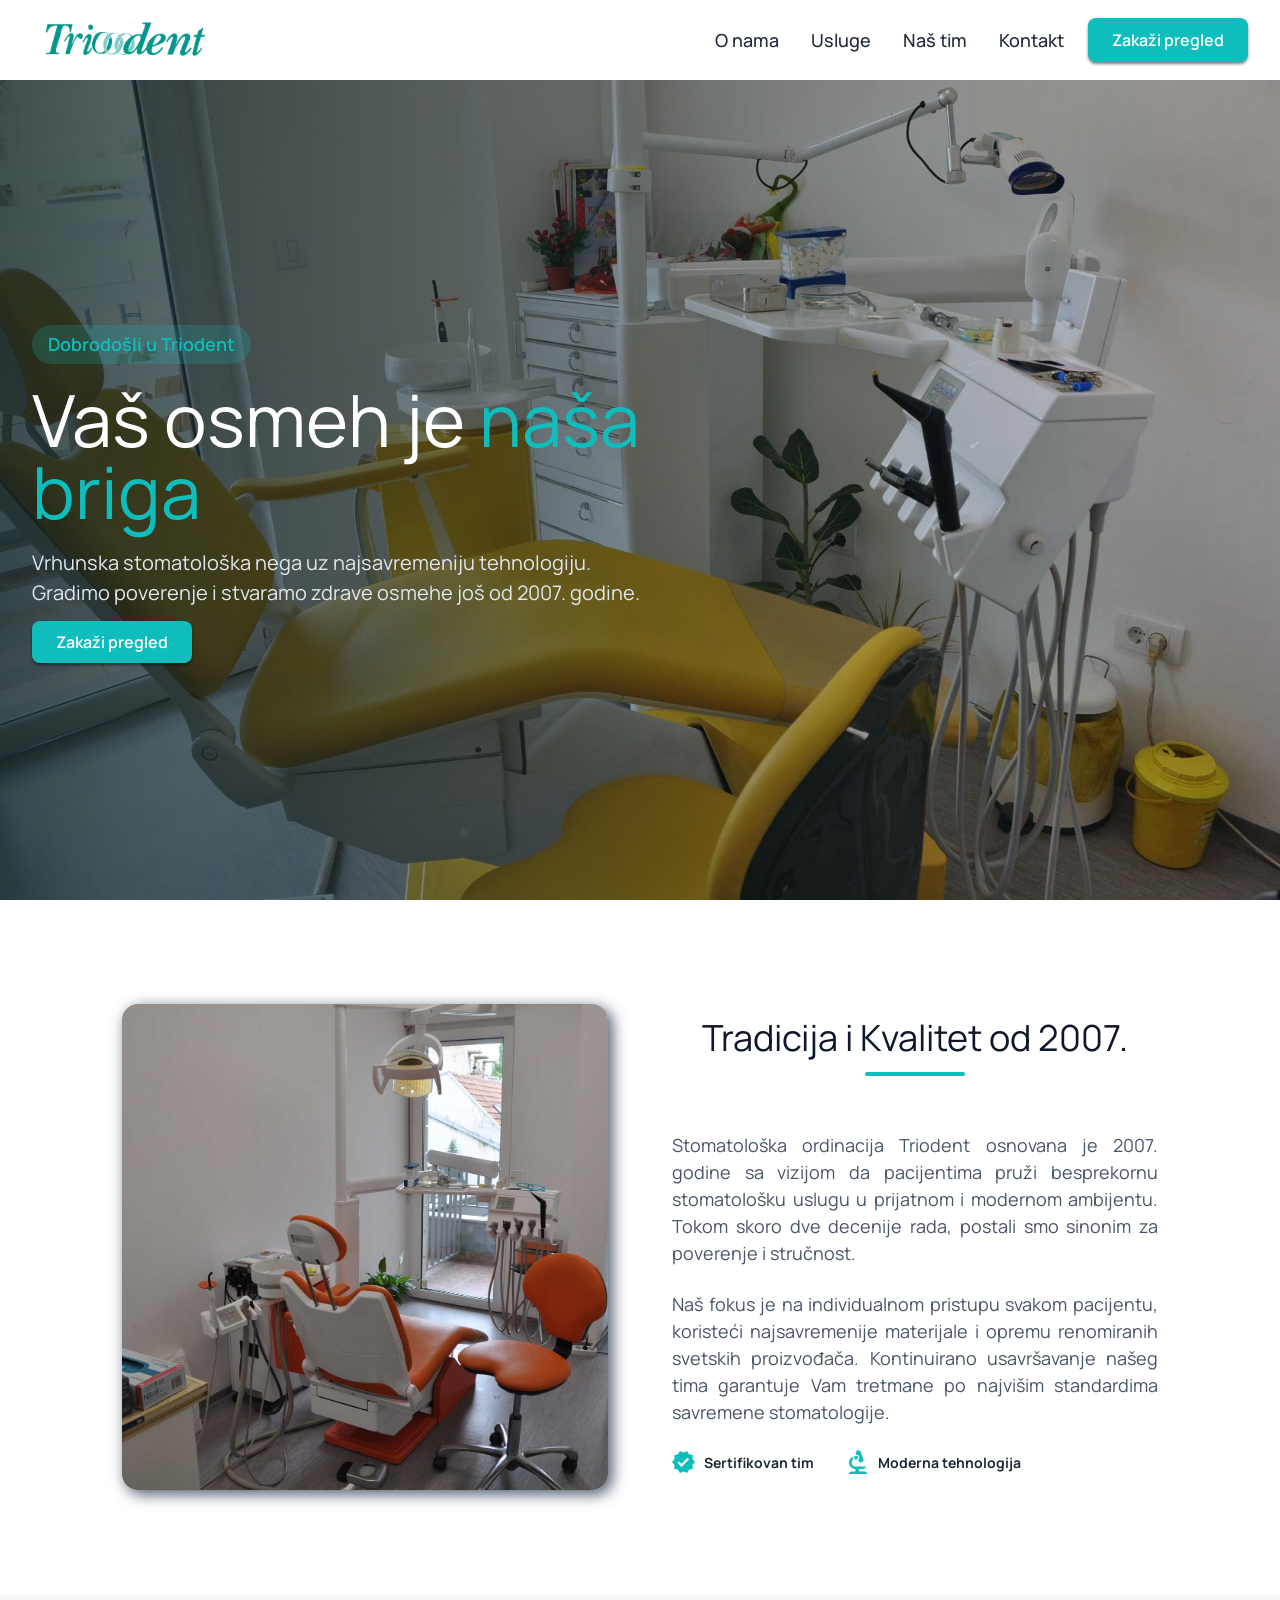
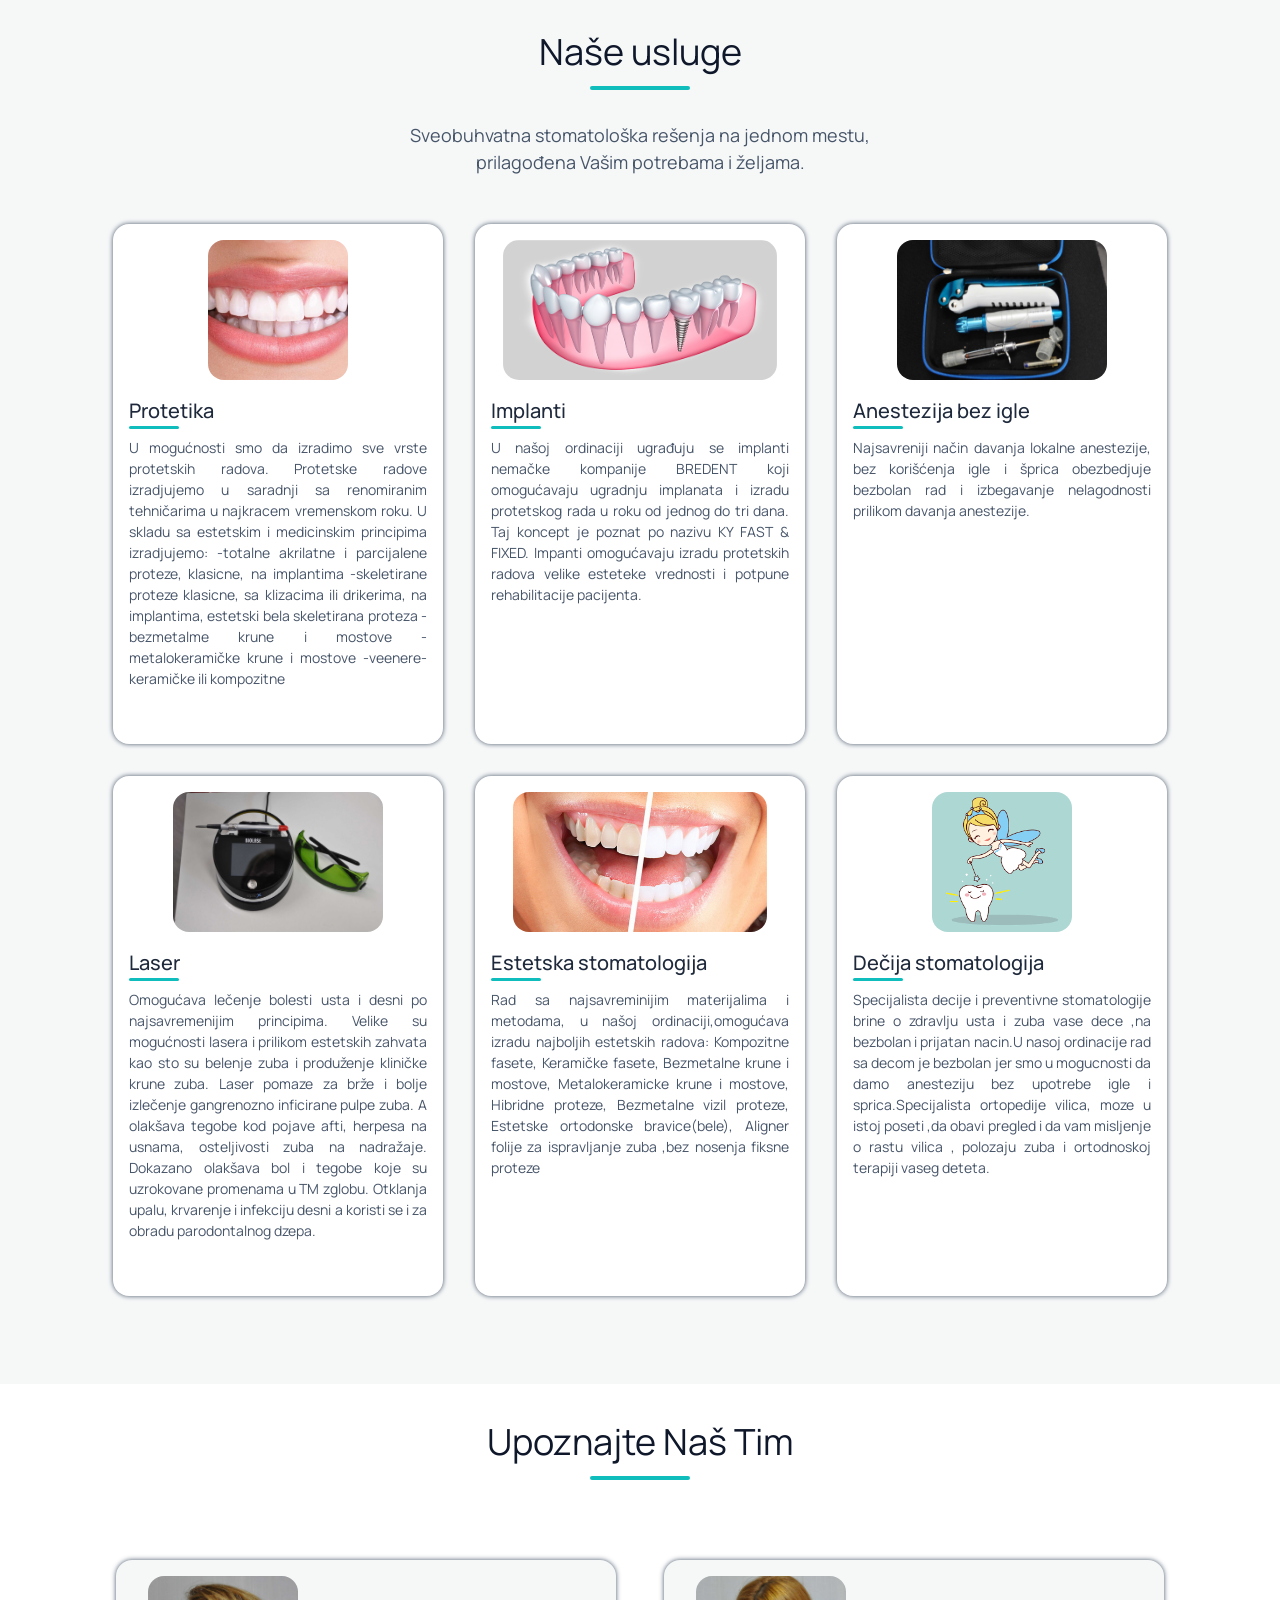
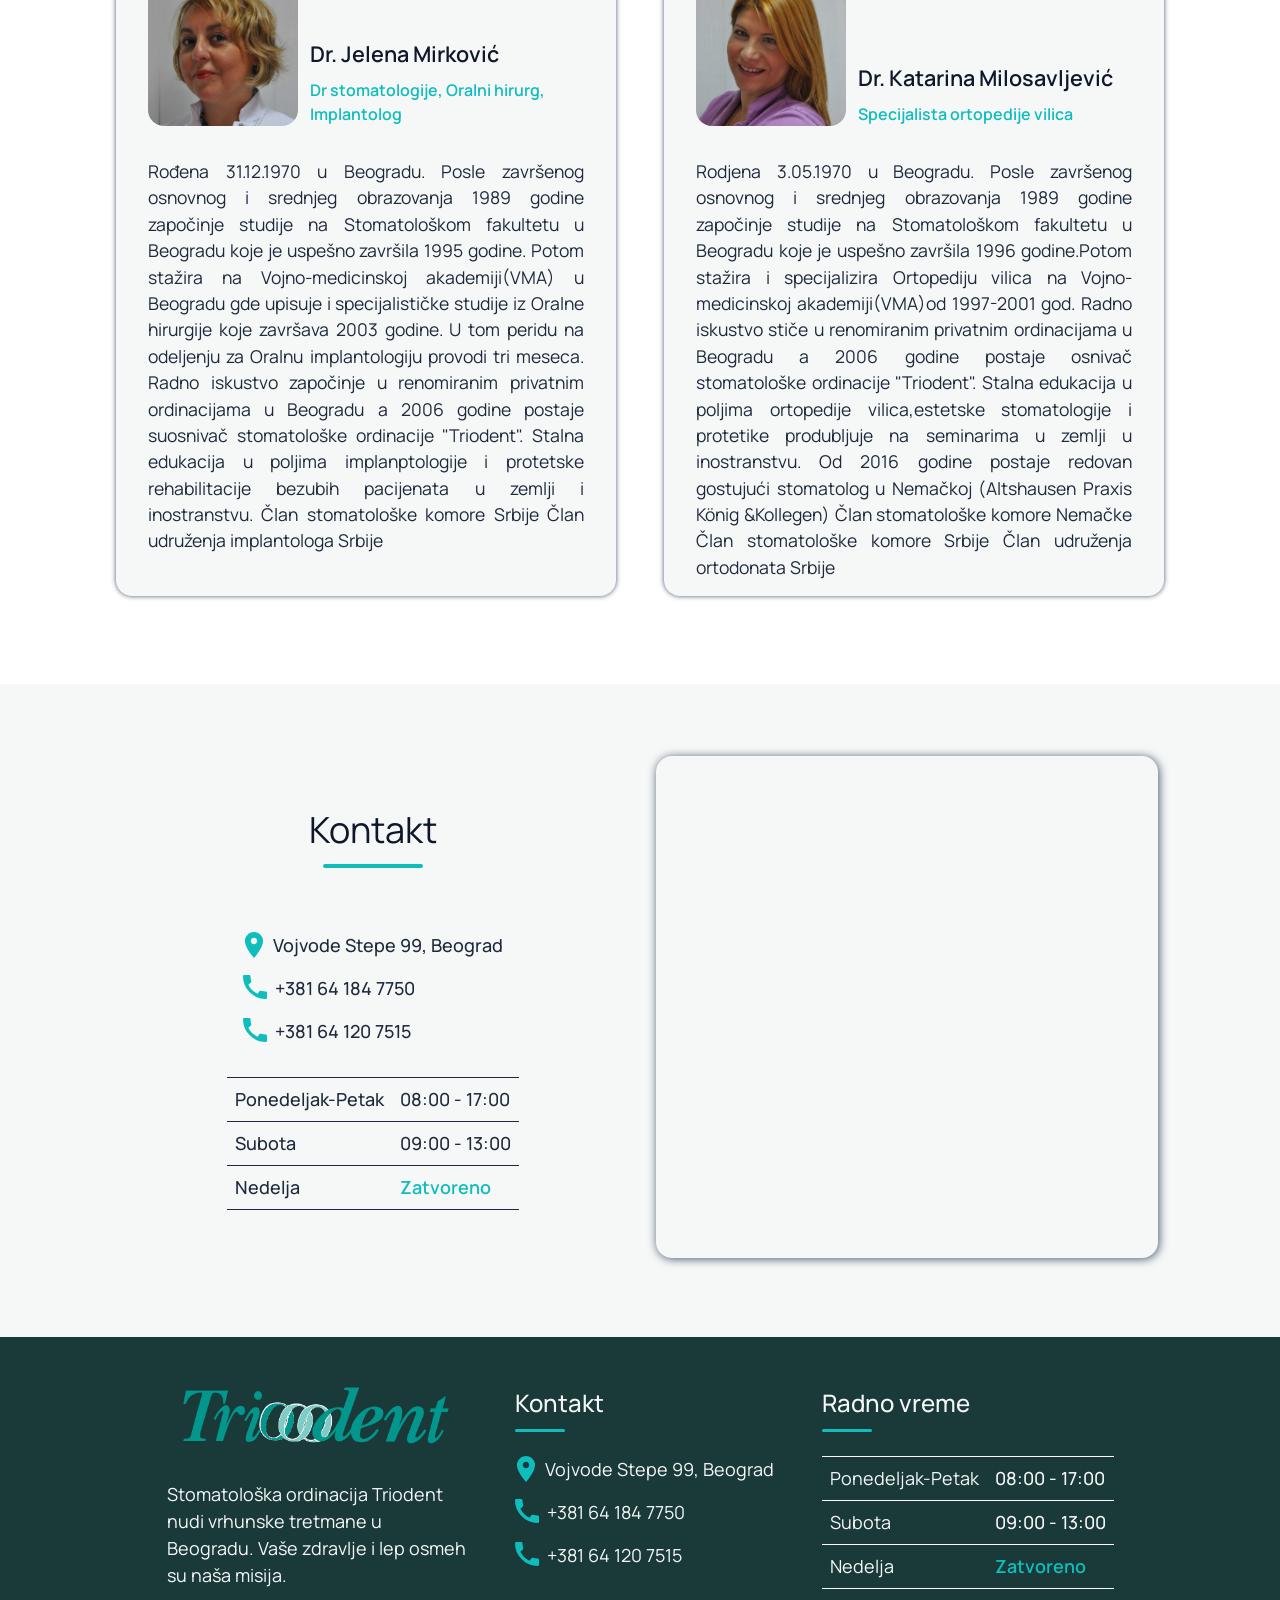
<file: index.html>
<!doctype html>
<html lang="en">
	<head>
		<meta charset="UTF-8" />
		<meta name="viewport" content="width=device-width, initial-scale=1.0" />
		<title>Triodent - stomatološka ordinacija</title>

		<meta
			name="description"
			content="Stomatološka ordinacija Triodent je osnovana 2007 godine sa ciljem udruživanja znanja i mogućnosti doktora različitih specijanosti iz oblasti stomatologije." />

		<meta
			name="keywords"
			content="Triodent, triodent99, zubarska ordinacija triodent, stomatoloska ordinacija triodent, stomatoloska ordinacija triodent beograd, beograd triodent99, zubari vozdovac, triodent vojvode stepe, jelena mirkovic triodent, katarina milosavljevic triodent" />

		<link rel="stylesheet" href="css/stylesheet.css" />
		<link
			rel="shortcut icon"
			href="assets/triodentIcon1.png"
			type="image/x-icon" />
	</head>
	<body>
		<input
			type="checkbox"
			class="cta-toggle"
			name="cta-toggle"
			id="cta-toggle" />
		<label for="cta-toggle" class="cta-window">
			<div class="cta-container">
				<div class="cta-header">
					<h2 class="cta-title">Zakažite pregled</h2>
					<label for="cta-toggle" class="cta-close">
						<img src="assets/close.svg" alt="" />
					</label>
				</div>
				<form
					action="https://api.web3forms.com/submit"
					method="POST"
					class="cta-form">
					<input
						type="hidden"
						name="access_key"
						value="7c65cdda-3022-41b4-907d-5e787b55c1bd" />
					<label>Ime i prezime:</label>
					<input
						type="text"
						placeholder="Unesite Vaše ime i prezime"
						name="name"
						class="cta-input"
						required />
					<label>Email adresa:</label>
					<input
						type="email"
						placeholder="Unesite Vašu email adresu"
						name="email"
						class="cta-input"
						required />
					<label>Izaberite datum:</label>
					<input
						type="date"
						placeholder="Unesite željeni datum pregleda"
						name="date"
						class="cta-input"
						required />
					<label>Izaberite doktora:</label>
					<select class="cta-input" name="doctor" required>
						<option value="svejedno"></option>
						<option value="Dr. Jelena Mirkovic">Dr. Jelena Mirković</option>
						<option value="Dr. Katarina Milosavljevic">
							Dr. Katarina Milosavljević
						</option>
					</select>
					<label>Poruka:</label>
					<textarea
						placeholder="Unesite poruku"
						name="message"
						class="cta-input"
						rows="5"
						required></textarea>
					<button class="action-button cta-button" type="submit">
						Zakaži pregled
					</button>
				</form>
			</div>
		</label>

		<nav>
			<div class="logo-container">
				<img src="assets/triodentLogo1.png" alt="" />
			</div>
			<div class="mobile-nav-container">
				<label for="nav-toggle"
					><img src="assets/menu.svg" alt="menu" class="nav-menu"
				/></label>
				<input
					type="checkbox"
					class="nav-toggle"
					name="nav-toggle"
					id="nav-toggle" />
				<label for="nav-toggle" id="overlay"></label>
				<div class="links-container">
					<label for="nav-toggle"
						><img src="assets/close.svg" alt="close" class="nav-close"
					/></label>
					<ul class="nav-links">
						<li><a href="#about" class="nav-link">O nama</a></li>
						<li><a href="#usluge" class="nav-link">Usluge</a></li>
						<li><a href="#team" class="nav-link">Naš tim</a></li>
						<li><a href="#contact" class="nav-link">Kontakt</a></li>
					</ul>
					<label for="cta-toggle" class="action-button">Zakaži pregled</label>
				</div>
			</div>
		</nav>

		<main>
			<section class="hero-section">
				<div class="hero-gradient">
					<div class="hero-container">
						<span class="hero-highlight">Dobrodošli u Triodent</span>
						<h1 class="hero-title">
							Vaš osmeh je <span class="accent-text">naša briga</span>
						</h1>
						<p class="hero-description">
							Vrhunska stomatološka nega uz najsavremeniju tehnologiju. Gradimo
							poverenje i stvaramo zdrave osmehe još od 2007. godine.
						</p>
						<div class="hero-button-wrapper">
							<label for="cta-toggle" class="action-button"
								>Zakaži pregled</label
							>
						</div>
					</div>
				</div>
			</section>

			<section class="about" id="about">
				<div class="about-container">
					<div class="about-image-container"></div>
					<div class="about-content">
						<h2 class="about-title heading">Tradicija i Kvalitet od 2007.</h2>
						<p class="about-description">
							Stomatološka ordinacija Triodent osnovana je 2007. godine sa
							vizijom da pacijentima pruži besprekornu stomatološku uslugu u
							prijatnom i modernom ambijentu. Tokom skoro dve decenije rada,
							postali smo sinonim za poverenje i stručnost.
						</p>
						<p class="about-description">
							Naš fokus je na individualnom pristupu svakom pacijentu, koristeći
							najsavremenije materijale i opremu renomiranih svetskih
							proizvođača. Kontinuirano usavršavanje našeg tima garantuje Vam
							tretmane po najvišim standardima savremene stomatologije.
						</p>
						<div class="highlight-wrapper">
							<span class="about-hightlight">
								<img src="assets/Icon-2.svg" alt="" /> Sertifikovan tim
							</span>
							<span class="about-hightlight">
								<img src="assets/Icon-13.svg" alt="" /> Moderna tehnologija
							</span>
						</div>
					</div>
				</div>
			</section>

			<section class="usluge" id="usluge">
				<h2 class="usluge-title heading">Naše usluge</h2>
				<p class="usluge-description">
					Sveobuhvatna stomatološka rešenja na jednom mestu, prilagođena Vašim
					potrebama i željama.
				</p>
				<div class="card-container">
					<div class="card">
						<img src="assets/protetika.jpg" alt="" class="card-img" />
						<p class="card-title">Protetika</p>
						<p class="card-text">
							U mogućnosti smo da izradimo sve vrste protetskih radova.
							Protetske radove izradjujemo u saradnji sa renomiranim tehničarima
							u najkracem vremenskom roku. U skladu sa estetskim i medicinskim
							principima izradjujemo: -totalne akrilatne i parcijalene proteze,
							klasicne, na implantima -skeletirane proteze klasicne, sa
							klizacima ili drikerima, na implantima, estetski bela skeletirana
							proteza -bezmetalme krune i mostove -metalokeramičke krune i
							mostove -veenere- keramičke ili kompozitne
						</p>
					</div>
					<div class="card">
						<img src="assets/implanti.jpg" alt="" class="card-img" />
						<p class="card-title">Implanti</p>
						<p class="card-text">
							U našoj ordinaciji ugrađuju se implanti nemačke kompanije BREDENT
							koji omogućavaju ugradnju implanata i izradu protetskog rada u
							roku od jednog do tri dana. Taj koncept je poznat po nazivu KY
							FAST & FIXED. Impanti omogućavaju izradu protetskih radova velike
							esteteke vrednosti i potpune rehabilitacije pacijenta.
						</p>
					</div>
					<div class="card">
						<img src="assets/anestezijabezigle.jpg" alt="" class="card-img" />
						<p class="card-title">Anestezija bez igle</p>
						<p class="card-text">
							Najsavreniji način davanja lokalne anestezije, bez korišćenja igle
							i šprica obezbedjuje bezbolan rad i izbegavanje nelagodnosti
							prilikom davanja anestezije.
						</p>
					</div>
					<div class="card">
						<img src="assets/laser.jpg" alt="" class="card-img" />
						<p class="card-title">Laser</p>
						<p class="card-text">
							Omogućava lečenje bolesti usta i desni po najsavremenijim
							principima. Velike su mogućnosti lasera i prilikom estetskih
							zahvata kao sto su belenje zuba i produženje kliničke krune zuba.
							Laser pomaze za brže i bolje izlečenje gangrenozno inficirane
							pulpe zuba. A olakšava tegobe kod pojave afti, herpesa na usnama,
							osteljivosti zuba na nadražaje. Dokazano olakšava bol i tegobe
							koje su uzrokovane promenama u TM zglobu. Otklanja upalu,
							krvarenje i infekciju desni a koristi se i za obradu parodontalnog
							dzepa.
							<!--  Koristi se i za održavanje zdravlja usta posle ugradnje
							implanta i protetskih radova -->
						</p>
					</div>
					<div class="card">
						<img src="assets/estetska.jpg" alt="" class="card-img" />
						<p class="card-title">Estetska stomatologija</p>
						<p class="card-text">
							Rad sa najsavreminijim materijalima i metodama, u našoj
							ordinaciji,omogućava izradu najboljih estetskih radova: Kompozitne
							fasete, Keramičke fasete, Bezmetalne krune i mostove,
							Metalokeramicke krune i mostove, Hibridne proteze, Bezmetalne
							vizil proteze, Estetske ortodonske bravice(bele), Aligner folije
							za ispravljanje zuba ,bez nosenja fiksne proteze
						</p>
					</div>
					<div class="card">
						<img src="assets/decija.png" alt="" class="card-img" />
						<p class="card-title">Dečija stomatologija</p>
						<p class="card-text">
							Specijalista decije i preventivne stomatologije brine o zdravlju
							usta i zuba vase dece ,na bezbolan i prijatan nacin.U nasoj
							ordinacije rad sa decom je bezbolan jer smo u mogucnosti da damo
							anesteziju bez upotrebe igle i sprica.Specijalista ortopedije
							vilica, moze u istoj poseti ,da obavi pregled i da vam misljenje o
							rastu vilica , polozaju zuba i ortodnoskoj terapiji vaseg deteta.
						</p>
					</div>
				</div>
			</section>

			<section class="team" id="team">
				<h2 class="team-title heading">Upoznajte Naš Tim</h2>
				<!-- <p class="team-description"></p> -->
				<div class="team-members">
					<div class="team-member-container">
						<div class="team-member">
							<div class="team-member-heading">
								<div class="img-container">
									<img
										src="assets/triodentJelena.jpg"
										alt=""
										class="team-member-img" />
								</div>
								<div class="team-member-info">
									<p class="team-member-name">Dr. Jelena Mirković</p>
									<p class="team-member-highlight">
										Dr stomatologije, Oralni hirurg, Implantolog
									</p>
								</div>
							</div>
							<p class="team-member-description">
								Rođena 31.12.1970 u Beogradu. Posle završenog osnovnog i
								srednjeg obrazovanja 1989 godine započinje studije na
								Stomatološkom fakultetu u Beogradu koje je uspešno završila 1995
								godine. Potom stažira na Vojno-medicinskoj akademiji(VMA) u
								Beogradu gde upisuje i specijalističke studije iz Oralne
								hirurgije koje završava 2003 godine. U tom peridu na odeljenju
								za Oralnu implantologiju provodi tri meseca. Radno iskustvo
								započinje u renomiranim privatnim ordinacijama u Beogradu a 2006
								godine postaje suosnivač stomatološke ordinacije "Triodent".
								Stalna edukacija u poljima implanptologije i protetske
								rehabilitacije bezubih pacijenata u zemlji i inostranstvu. Član
								stomatološke komore Srbije Član udruženja implantologa Srbije
							</p>
						</div>
						<div class="team-member">
							<div class="team-member-heading">
								<div class="img-container">
									<img
										src="assets/triodentKatarina.jpg"
										alt=""
										class="team-member-img" />
								</div>
								<div class="team-member-info">
									<p class="team-member-name">Dr. Katarina Milosavljević</p>
									<p class="team-member-highlight">
										Specijalista ortopedije vilica
									</p>
								</div>
							</div>
							<p class="team-member-description">
								Rodjena 3.05.1970 u Beogradu. Posle završenog osnovnog i
								srednjeg obrazovanja 1989 godine započinje studije na
								Stomatološkom fakultetu u Beogradu koje je uspešno završila 1996
								godine.Potom stažira i specijalizira Ortopediju vilica na
								Vojno-medicinskoj akademiji(VMA)od 1997-2001 god. Radno iskustvo
								stiče u renomiranim privatnim ordinacijama u Beogradu a 2006
								godine postaje osnivač stomatološke ordinacije "Triodent".
								Stalna edukacija u poljima ortopedije vilica,estetske
								stomatologije i protetike produbljuje na seminarima u zemlji u
								inostranstvu. Od 2016 godine postaje redovan gostujući
								stomatolog u Nemačkoj (Altshausen Praxis König &Kollegen) Član
								stomatološke komore Nemačke Član stomatološke komore Srbije Član
								udruženja ortodonata Srbije
							</p>
						</div>
					</div>
				</div>
			</section>

			<section class="contact" id="contact">
				<div class="contact-wrapper">
					<div class="contact-info">
						<h2 class="heading">Kontakt</h2>
						<div class="contact-phone-address">
							<div class="contact-row">
								<svg
									width="22"
									height="26"
									viewBox="0 0 14 20"
									fill="none"
									xmlns="http://www.w3.org/2000/svg">
									<path
										d="M5.22656 8.74219C5.71094 9.22656 6.29688 9.46875 6.98438 9.46875C7.67188 9.46875 8.25781 9.22656 8.74219 8.74219C9.22656 8.25781 9.46875 7.67188 9.46875 6.98438C9.46875 6.29688 9.22656 5.71094 8.74219 5.22656C8.25781 4.74219 7.67188 4.5 6.98438 4.5C6.29688 4.5 5.71094 4.74219 5.22656 5.22656C4.74219 5.71094 4.5 6.29688 4.5 6.98438C4.5 7.67188 4.74219 8.25781 5.22656 8.74219ZM2.03906 2.03906C3.39844 0.679688 5.04688 0 6.98438 0C8.92188 0 10.5703 0.679688 11.9297 2.03906C13.2891 3.39844 13.9688 5.04688 13.9688 6.98438C13.9688 7.95312 13.7266 9.0625 13.2422 10.3125C12.7578 11.5625 12.1719 12.7344 11.4844 13.8281C10.7969 14.9219 10.1172 15.9453 9.44531 16.8984C8.77344 17.8516 8.20312 18.6094 7.73438 19.1719L6.98438 19.9688C6.79688 19.75 6.54688 19.4609 6.23438 19.1016C5.92188 18.7422 5.35938 18.0234 4.54688 16.9453C3.73438 15.8672 3.02344 14.8203 2.41406 13.8047C1.80469 12.7891 1.25 11.6406 0.75 10.3594C0.25 9.07812 0 7.95312 0 6.98438C0 5.04688 0.679688 3.39844 2.03906 2.03906Z"
										fill="#0FBDBD" />
								</svg>
								<p>Vojvode Stepe 99, Beograd</p>
							</div>
							<div class="contact-row">
								<svg
									width="24"
									height="24"
									viewBox="0 0 18 18"
									fill="none"
									xmlns="http://www.w3.org/2000/svg">
									<path
										d="M17.0156 12.375C17.2969 12.375 17.5312 12.4688 17.7188 12.6562C17.9062 12.8438 18 13.0781 18 13.3594V16.8281C18 17.6094 17.6719 18 17.0156 18C12.3594 18 8.35938 16.3281 5.01562 12.9844C1.67188 9.64062 0 5.64062 0 0.984375C0 0.328125 0.390625 0 1.17188 0H4.64062C4.92188 0 5.15625 0.09375 5.34375 0.28125C5.53125 0.46875 5.625 0.703125 5.625 0.984375C5.625 2.20312 5.8125 3.375 6.1875 4.5C6.3125 4.90625 6.23438 5.25 5.95312 5.53125L4.03125 7.21875C5.46875 10.2188 7.76562 12.4844 10.9219 14.0156L12.4688 12.0469C12.6562 11.8594 12.8906 11.7656 13.1719 11.7656C13.3281 11.7656 13.4375 11.7812 13.5 11.8125C14.625 12.1875 15.7969 12.375 17.0156 12.375Z"
										fill="#0FBDBD" />
								</svg>
								<p><a href="tel:+381641847750">+381 64 184 7750</a></p>
							</div>
							<div class="contact-row">
								<svg
									width="24"
									height="24"
									viewBox="0 0 18 18"
									fill="none"
									xmlns="http://www.w3.org/2000/svg">
									<path
										d="M17.0156 12.375C17.2969 12.375 17.5312 12.4688 17.7188 12.6562C17.9062 12.8438 18 13.0781 18 13.3594V16.8281C18 17.6094 17.6719 18 17.0156 18C12.3594 18 8.35938 16.3281 5.01562 12.9844C1.67188 9.64062 0 5.64062 0 0.984375C0 0.328125 0.390625 0 1.17188 0H4.64062C4.92188 0 5.15625 0.09375 5.34375 0.28125C5.53125 0.46875 5.625 0.703125 5.625 0.984375C5.625 2.20312 5.8125 3.375 6.1875 4.5C6.3125 4.90625 6.23438 5.25 5.95312 5.53125L4.03125 7.21875C5.46875 10.2188 7.76562 12.4844 10.9219 14.0156L12.4688 12.0469C12.6562 11.8594 12.8906 11.7656 13.1719 11.7656C13.3281 11.7656 13.4375 11.7812 13.5 11.8125C14.625 12.1875 15.7969 12.375 17.0156 12.375Z"
										fill="#0FBDBD" />
								</svg>
								<p><a href="tel:+381641207515">+381 64 120 7515</a></p>
							</div>
						</div>
						<div class="hours">
							<p class="day">Ponedeljak-Petak</p>
							<p class="hour">08:00 - 17:00</p>
							<p class="day">Subota</p>
							<p class="hour">09:00 - 13:00</p>
							<p class="day">Nedelja</p>
							<p class="hour text-highlight">Zatvoreno</p>
						</div>
					</div>
					<div class="contact-map">
						<iframe
							src="https://www.google.com/maps/embed?pb=!1m18!1m12!1m3!1d2832.0360506268676!2d20.470575675906147!3d44.78007037107103!2m3!1f0!2f0!3f0!3m2!1i1024!2i768!4f13.1!3m3!1m2!1s0x475a70698c46c097%3A0x7655aa5143a73116!2sTRIODENT%20stomatoloska%20ordinacija!5e0!3m2!1ssr!2srs!4v1774441484999!5m2!1ssr!2srs"
							allowfullscreen=""
							loading="lazy"
							referrerpolicy="no-referrer-when-downgrade"></iframe>
					</div>
				</div>
			</section>
		</main>

		<footer class="main-footer">
			<div class="footer-wrapper">
				<div class="footer-text">
					<img src="assets/triodentLogo1.png" alt="logo" class="footer-logo" />
					<p class="footer-description">
						Stomatološka ordinacija Triodent nudi vrhunske tretmane u Beogradu.
						Vaše zdravlje i lep osmeh su naša misija.
					</p>
				</div>
				<div class="footer-contact">
					<p class="footer-title">Kontakt</p>
					<div class="contact-row">
						<svg
							width="22"
							height="26"
							viewBox="0 0 14 20"
							fill="none"
							xmlns="http://www.w3.org/2000/svg">
							<path
								d="M5.22656 8.74219C5.71094 9.22656 6.29688 9.46875 6.98438 9.46875C7.67188 9.46875 8.25781 9.22656 8.74219 8.74219C9.22656 8.25781 9.46875 7.67188 9.46875 6.98438C9.46875 6.29688 9.22656 5.71094 8.74219 5.22656C8.25781 4.74219 7.67188 4.5 6.98438 4.5C6.29688 4.5 5.71094 4.74219 5.22656 5.22656C4.74219 5.71094 4.5 6.29688 4.5 6.98438C4.5 7.67188 4.74219 8.25781 5.22656 8.74219ZM2.03906 2.03906C3.39844 0.679688 5.04688 0 6.98438 0C8.92188 0 10.5703 0.679688 11.9297 2.03906C13.2891 3.39844 13.9688 5.04688 13.9688 6.98438C13.9688 7.95312 13.7266 9.0625 13.2422 10.3125C12.7578 11.5625 12.1719 12.7344 11.4844 13.8281C10.7969 14.9219 10.1172 15.9453 9.44531 16.8984C8.77344 17.8516 8.20312 18.6094 7.73438 19.1719L6.98438 19.9688C6.79688 19.75 6.54688 19.4609 6.23438 19.1016C5.92188 18.7422 5.35938 18.0234 4.54688 16.9453C3.73438 15.8672 3.02344 14.8203 2.41406 13.8047C1.80469 12.7891 1.25 11.6406 0.75 10.3594C0.25 9.07812 0 7.95312 0 6.98438C0 5.04688 0.679688 3.39844 2.03906 2.03906Z"
								fill="#0FBDBD" />
						</svg>
						<p>Vojvode Stepe 99, Beograd</p>
					</div>
					<div class="contact-row">
						<svg
							width="24"
							height="24"
							viewBox="0 0 18 18"
							fill="none"
							xmlns="http://www.w3.org/2000/svg">
							<path
								d="M17.0156 12.375C17.2969 12.375 17.5312 12.4688 17.7188 12.6562C17.9062 12.8438 18 13.0781 18 13.3594V16.8281C18 17.6094 17.6719 18 17.0156 18C12.3594 18 8.35938 16.3281 5.01562 12.9844C1.67188 9.64062 0 5.64062 0 0.984375C0 0.328125 0.390625 0 1.17188 0H4.64062C4.92188 0 5.15625 0.09375 5.34375 0.28125C5.53125 0.46875 5.625 0.703125 5.625 0.984375C5.625 2.20312 5.8125 3.375 6.1875 4.5C6.3125 4.90625 6.23438 5.25 5.95312 5.53125L4.03125 7.21875C5.46875 10.2188 7.76562 12.4844 10.9219 14.0156L12.4688 12.0469C12.6562 11.8594 12.8906 11.7656 13.1719 11.7656C13.3281 11.7656 13.4375 11.7812 13.5 11.8125C14.625 12.1875 15.7969 12.375 17.0156 12.375Z"
								fill="#0FBDBD" />
						</svg>
						<p><a href="tel:+381641847750">+381 64 184 7750</a></p>
					</div>
					<div class="contact-row">
						<svg
							width="24"
							height="24"
							viewBox="0 0 18 18"
							fill="none"
							xmlns="http://www.w3.org/2000/svg">
							<path
								d="M17.0156 12.375C17.2969 12.375 17.5312 12.4688 17.7188 12.6562C17.9062 12.8438 18 13.0781 18 13.3594V16.8281C18 17.6094 17.6719 18 17.0156 18C12.3594 18 8.35938 16.3281 5.01562 12.9844C1.67188 9.64062 0 5.64062 0 0.984375C0 0.328125 0.390625 0 1.17188 0H4.64062C4.92188 0 5.15625 0.09375 5.34375 0.28125C5.53125 0.46875 5.625 0.703125 5.625 0.984375C5.625 2.20312 5.8125 3.375 6.1875 4.5C6.3125 4.90625 6.23438 5.25 5.95312 5.53125L4.03125 7.21875C5.46875 10.2188 7.76562 12.4844 10.9219 14.0156L12.4688 12.0469C12.6562 11.8594 12.8906 11.7656 13.1719 11.7656C13.3281 11.7656 13.4375 11.7812 13.5 11.8125C14.625 12.1875 15.7969 12.375 17.0156 12.375Z"
								fill="#0FBDBD" />
						</svg>
						<p><a href="tel:+381641207515">+381 64 120 7515</a></p>
					</div>
				</div>
				<div class="footer-hours">
					<p class="footer-title">Radno vreme</p>
					<div class="hours">
						<p class="day">Ponedeljak-Petak</p>
						<p class="hour">08:00 - 17:00</p>
						<p class="day">Subota</p>
						<p class="hour">09:00 - 13:00</p>
						<p class="day">Nedelja</p>
						<p class="hour text-highlight">Zatvoreno</p>
					</div>
				</div>
			</div>
		</footer>
	</body>
</html>
</file>
<file: css/stylesheet.css>
@import url("https://fonts.googleapis.com/css2?family=Manrope:wght@200..800&display=swap");

:root {
	--clr-primary-light: #475569;
	--clr-primary: #1e293b;
	--clr-primary-dark: #0f172a;
	--clr-primary-dark-40: #0f172a66;
	--clr-accent-400: #0fbdbd;
	--clr-accent-400-80: #0fbdbd33;
	--clr-accent-200: #51dbdb;
	--clr-accent-100: #ffffff;
	--clr-accent-900: #1a3a3a;
	--clr-body: #f6f8f8;
}

* {
	box-sizing: border-box;
	padding: 0;
	margin: 0;
}

html,
body {
	width: 100%;
	scroll-behavior: smooth;
}

body {
	font-family: "Manrope", sans-serif;
	font-size: 1.125rem;
	background-color: var(--clr-body);
	color: var(--clr-primary-light);
	line-height: 1.5;
}

img {
	display: block;
	width: 100%;
	height: 100%;
	object-fit: contain;
}

/* Navigation */

nav {
	display: flex;
	justify-content: space-between;
	align-items: center;
	width: 100%;
	height: 80px;
	padding: 0.5rem 2rem;
	background-color: var(--clr-accent-100);
	box-shadow: 3px 3px 10px var(--clr-primary-light);
	z-index: 100;
}

.logo-container {
	height: 100%;
	padding: 0.25rem;
}

.nav-links {
	list-style-type: none;
	display: flex;
	gap: 2rem;
}

.nav-link {
	font-weight: 500;
	text-decoration: none;
	color: var(--clr-primary);
	transition: color 0.3s ease;
}

.nav-link:hover {
	color: var(--clr-accent-400);
}

.action-button {
	border: none;
	border-radius: 0.5rem;
	padding: 0.625rem 1.5rem;
	background: var(--clr-accent-400);
	box-shadow: 0 2px 3px 0 rgba(0, 0, 0, 0.5);
	color: var(--clr-accent-100);
	font-weight: 600;
	font-size: 1rem;
	transition: 0.3s ease;
	width: max-content;
}

.action-button:hover {
	background-color: var(--clr-accent-200);
	color: var(--clr-primary);
}

.nav-toggle {
	display: none;
}

.nav-close,
.nav-menu {
	display: none;
	width: 2rem;
	height: 2rem;
}

.links-container {
	display: flex;
	flex-direction: row;
	justify-content: center;
	align-items: center;
	gap: 1.5rem;
	background-color: var(--clr-accent-100);
	transition-duration: 700ms;
}

@media (max-width: 825px) {
	.links-container {
		position: fixed;
		top: -100%;
		left: 0;
		width: 100%;
		height: 350px;
		flex-direction: column;

		z-index: 101;
	}
	.nav-links {
		flex-direction: column;
		justify-content: center;
		align-items: center;
	}
	.nav-link {
		height: 60px;
	}
	.nav-menu,
	.nav-close {
		display: block;
		margin: var(--size-400);
	}
	#nav-toggle:checked ~ .links-container {
		top: 0;
	}
	#nav-toggle:checked ~ #overlay {
		position: fixed;
		top: 0;
		left: 0;
		height: 100vh;
		width: 100vw;
		background-color: var(--clr-primary-dark);
		opacity: 0.5;
		z-index: 100;
	}
}

/* Call to Action Window */

.cta-toggle {
	display: none;
}

.cta-window {
	position: fixed;
	top: 0;
	left: 0;
	width: 100%;
	height: 100vh;
	background-color: var(--clr-primary-dark-40);
	color: var(--clr-body);
	display: flex;
	justify-content: center;
	align-items: center;
	text-align: left;
	padding: 2rem;
	color: var(--clr-primary);

	opacity: 0;
	z-index: -1;
	transition-duration: 300ms;
}

.cta-container {
	max-width: 450px;
	min-width: 300px;
	display: flex;
	flex-direction: column;
	gap: 1.5rem;
	padding: 1.5rem;
	border-radius: 1rem;
	box-shadow: 2px 2px 10px var(--clr-accent-900);
	background-color: var(--clr-body);
	flex-grow: 1;
}

.cta-header {
	display: flex;
	justify-content: space-between;
	align-items: center;
}

.cta-title {
	font-size: 1.4rem;
	font-weight: 600;
	color: var(--clr-accent-900);
	text-transform: uppercase;
}

.cta-form {
	display: flex;
	flex-direction: column;
	gap: 0.5rem;
}

.cta-close {
	align-self: flex-end;
	border: none;
	background: none;
	cursor: pointer;
	height: 32px;
	width: 32px;
}

.cta-form label {
	font-size: 1rem;
	font-weight: 400;
	color: var(--clr-primary);
}

.cta-input {
	padding: 0.5rem 1rem;
	border-radius: 0.5rem;
	border: 1px solid var(--clr-primary-light);
}

.cta-toggle:checked ~ .cta-window {
	opacity: 1;
	z-index: 102;
}

/* Hero */

.hero-section {
	position: relative;
	width: 100%;
	height: calc(100vh - 80px);
	padding: 0;
	background-image: url("../assets/triodentHero.jpg");
	background-repeat: no-repeat;
	background-size: cover;
	background-position: center;
}

.hero-gradient {
	width: 100%;
	height: 100%;
	background: linear-gradient(
		to right,
		rgba(16, 34, 34, 0.8),
		#10222266,
		#10222200
	);
}

.hero-container {
	height: 100%;
	max-width: 700px;
	display: flex;
	flex-direction: column;
	justify-content: center;
	align-items: flex-start;
	padding-inline: 2rem;
	gap: 1.25rem;
}

.hero-highlight {
	padding: 0.375rem 1rem;
	background-color: var(--clr-accent-400-80);
	color: var(--clr-accent-400);
	border-radius: 100vw;
	font-weight: 600;
}

.hero-title {
	color: #fff;
	font-family: Manrope;
	font-size: 4.5rem;
	font-style: normal;
	font-weight: 400;
	line-height: 1;
	word-wrap: normal;
}

.accent-text {
	color: var(--clr-accent-400);
}

.hero-description {
	color: #e2e8f0;
	font-family: Manrope;
	font-size: 1.25rem;
	font-style: normal;
	font-weight: 400;
}

@media (max-width: 600px) {
	.hero-title {
		font-size: 3rem;
	}

	.hero-description {
		font-size: 1rem;
	}
}

/* Main */

section {
	display: grid;
	place-items: center;
	padding-block: 2.5rem;
}

.heading {
	color: var(--clr-primary-dark);
	text-align: center;
	font-size: 2.25rem;
	font-weight: 400;
	line-height: 1;
	padding-block-end: 2rem;
}

@media (max-width: 600px) {
	.heading {
		font-size: 1.75rem;
	}
}

.about {
	display: grid;
	place-items: center;
	background-color: var(--clr-accent-100);
	text-align: justify;
}

.about-container {
	display: grid;
	grid-template-columns: 1fr 1fr;
	align-items: center;
	gap: 4rem;
	padding: 4rem 2rem;
	max-width: 1100px;
}

.about-image-container {
	width: 100%;
	aspect-ratio: 1;
	background-image: url("../assets/triodent1.jpg");
	background-size: cover;
	background-position: center;
	background-repeat: no-repeat;
	border-radius: 1rem;
	box-shadow: 4px 4px 15px var(--clr-primary-light);
}

.about-content {
	display: flex;
	flex-direction: column;
	gap: 1.5rem;
}

.highlight-wrapper {
	display: flex;
	gap: 2rem;
}

.about-hightlight {
	display: flex;
	gap: 0.5rem;
	align-items: center;
	color: var(--clr-primary);
	font-weight: 700;
	font-size: 0.875rem;
	width: max-content;
}

.about-hightlight img {
	height: 1.5rem;
	width: 1.5rem;
}

@media (max-width: 825px) {
	.about-container {
		max-width: 100vw;
		grid-template-columns: 1fr;
	}

	.about-image-container {
		width: 70%;
		margin-inline: auto;
	}
}

@media (max-width: 480px) {
	.highlight-wrapper {
		flex-direction: column;
	}
}

.heading::after {
	content: "";
	display: block;
	width: 100px;
	height: 4px;
	background-color: var(--clr-accent-400);
	margin-top: 1rem;
	margin-inline: auto;
	border-radius: 2px;
}

.usluge-description {
	max-width: 38rem;
	text-align: center;
	margin-inline: auto;
	padding-inline: 2rem;
}

.card-container {
	display: flex;
	justify-content: center;
	gap: 2rem;
	flex-wrap: wrap;
	max-width: 1100px;
	padding-block: 3rem;
}

.card {
	flex-direction: column;
	align-items: center;
	width: min(95vw, 330px);
	height: 520px;
	display: flex;
	padding: 1rem;
	box-shadow: 0px 0px 5px var(--clr-primary-light);
	border-radius: 1rem;
	background-color: var(--clr-accent-100);
}

.card img {
	height: 140px;
	width: min-content;
	border-radius: 1rem;
}

.card-title {
	font-size: 1.25rem;
	font-weight: 500;
	width: 100%;
	text-align: left;
	color: var(--clr-primary);
	margin-top: 1rem;
}

.card-title::after {
	content: "";
	display: block;
	width: 50px;
	height: 3px;
	background-color: var(--clr-accent-400);
	border-radius: 2px;
}

.card-text {
	font-size: 0.875rem;
	color: var(--clr-primary-light);
	margin-top: 0.5rem;
	text-align: justify;
}

.team {
	background-color: var(--clr-accent-100);
}

.team-member-container {
	display: flex;
	justify-content: center;
	gap: 3rem;
	flex-wrap: wrap;
	max-width: 1100px;
	padding-block: 3rem;
	padding-inline: 1rem;
}

.team-member {
	display: flex;
	flex-direction: column;
	gap: 2rem;
	max-width: 500px;
	flex-grow: 1;
	padding: 1rem 2rem;
	border-radius: 1rem;
	background-color: var(--clr-body);
	box-shadow: 0 0 5px var(--clr-primary-light);
}

.team-member .img-container img {
	width: 150px;
	aspect-ratio: 1;
	border-radius: 1rem;
}

.team-member-heading {
	display: flex;
	gap: 0.75rem;
	justify-content: flex-start;
	align-items: flex-end;
}

.team-member-info {
	display: flex;
	flex-direction: column;
	gap: 0.5rem;
}

.team-member-name {
	font-size: 1.35rem;
	font-weight: 600;
	color: var(--clr-primary-dark);
}

.team-member-highlight {
	font-size: 1rem;
	font-weight: 600;
	color: var(--clr-accent-400);
}

.team-member-description {
	font-size: 1.1rem;
	color: var(--clr-primary);
	line-height: 1.5;
	text-align: justify;
}

@media (max-width: 480px) {
	.team-member-heading {
		flex-direction: column;
		align-items: center;
		text-align: center;
	}
}

.contact-wrapper {
	display: flex;
	flex-direction: row;
	justify-content: center;
	align-items: center;
	gap: 2rem;
	padding: 2rem;
	width: min(1100px, 95vw);
}

.contact-info {
	display: flex;
	flex-direction: column;
	align-items: center;
	gap: 2rem;
	width: 50%;
	font-weight: 500;
	color: var(--clr-primary);
}

.contact-phone-address {
	display: flex;
	flex-direction: column;
	gap: 1rem;
}

.contact-info a {
	text-decoration: none;
	color: var(--clr-primary);
	font-weight: 500;
}

.contact-info .hours > * {
	padding: 0.5rem;
	border-bottom: 1px solid var(--clr-primary);
}
.contact-info .hours > *:nth-child(1),
.contact-info .hours > *:nth-child(2) {
	border-top: 1px solid var(--clr-primary);
}

.contact-map {
	width: 50%;
}

.contact-map iframe {
	width: 100%;
	aspect-ratio: 1;
	border: none;
	border-radius: 1rem;
	box-shadow: 1px 1px 10px var(--clr-primary-light);
}

@media (max-width: 825px) {
	.contact-wrapper {
		flex-direction: column;
		gap: 4rem;
	}
	.contact-info,
	.contact-map {
		width: 100%;
	}
}

/* Footer */

.main-footer {
	display: flex;
	justify-content: center;
	padding: 2rem;
	color: var(--clr-body);
	background-color: var(--clr-accent-900);
}

.footer-wrapper {
	display: grid;
	grid-template-areas: "text contact hours";
	gap: 3rem;
	max-width: 1100px;
	padding-block-end: 3rem;
}

.footer-text,
.footer-contact,
.footer-hours,
.footer-map {
	display: flex;
	flex-direction: column;
	gap: 1rem;
}

.footer-text,
.footer-contact {
	max-width: 300px;
}

.footer-text {
	grid-area: text;
}

.footer-contact {
	grid-area: contact;
}

.footer-contact a {
	text-decoration: none;
	color: var(--clr-body);
}

.contact-row {
	display: flex;
	gap: 0.5rem;
}

.footer-hours {
	grid-area: hours;
}

.hours {
	display: grid;
	gap: 0;
	grid-template-columns: max-content max-content;
}
.hours > * {
	padding: 0.5rem;
	border-bottom: 1px solid var(--clr-accent-100);
}
.hours > *:nth-child(1),
.hours > *:nth-child(2) {
	border-top: 1px solid var(--clr-accent-100);
}

.footer-title {
	font-size: 1.5rem;
	font-weight: 500;
	text-align: left;
	margin-block: 1rem 0.5rem;
}
.footer-title::after {
	content: "";
	display: block;
	width: 50px;
	height: 3px;
	background-color: var(--clr-accent-400);
	border-radius: 2px;
	margin-top: 0.5rem;
}

.hour {
	font-weight: 500;
}

.footer-map {
	grid-area: map;
}

@media (max-width: 825px) {
	.footer-wrapper {
		grid-template-areas:
			"text"
			"contact"
			"hours";
	}
}

.text-highlight {
	color: var(--clr-accent-400);
	font-weight: 600;
}
</file>
